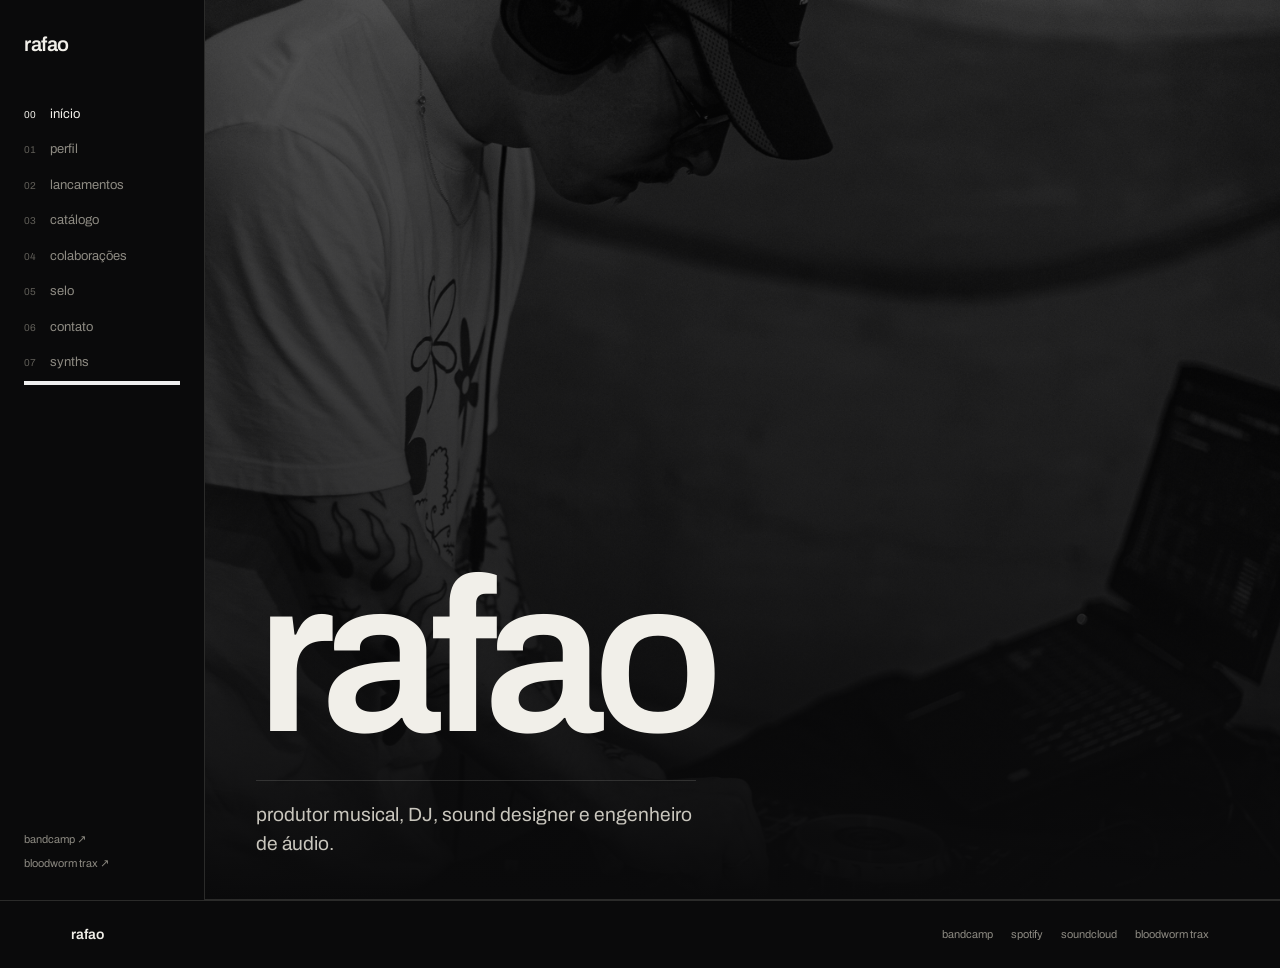
<file: index.html>
<!DOCTYPE html>
<html lang="pt-br">
<head>
  <meta charset="UTF-8" />
  <meta name="viewport" content="width=device-width, initial-scale=1.0" />
  <title>rafao</title>
  <meta name="description" content="rafao — produtor musical, DJ, sound designer e engenheiro de áudio." />
  <meta name="theme-color" content="#0a0a0b" />
  <link rel="preconnect" href="https://fonts.googleapis.com" />
  <link rel="preconnect" href="https://fonts.gstatic.com" crossorigin />
  <link href="https://fonts.googleapis.com/css2?family=Archivo:wght@400;500;600&display=swap" rel="stylesheet" />
  <link rel="stylesheet" href="css/site.css" />
  <link rel="icon" href="data:image/svg+xml,%3Csvg xmlns='http://www.w3.org/2000/svg' viewBox='0 0 32 32'%3E%3Crect width='32' height='32' fill='%230a0a0b'/%3E%3Ccircle cx='16' cy='16' r='8' fill='none' stroke='%23f1efe9' stroke-width='2'/%3E%3C/svg%3E" />
</head>
<body>

<a class="skip" href="#conteudo">pular para o conteúdo</a>

<aside class="rail">
  <a class="rail-brand" href="index.html">rafao</a>
  <nav class="rail-nav" aria-label="Seções">
    <a href="index.html" class="active" aria-current="page"><span class="n">00</span>início</a>
    <a href="perfil.html"><span class="n">01</span>perfil</a>
    <a href="lancamentos.html"><span class="n">02</span>lancamentos</a>
    <a href="catalogo.html"><span class="n">03</span>catálogo</a>
    <a href="colaboracoes.html"><span class="n">04</span>colaborações</a>
    <a href="selo.html"><span class="n">05</span>selo</a>
    <a href="contato.html"><span class="n">06</span>contato</a>
    <a href="synths.html"><span class="n">07</span>synths</a>
  </nav>
  <button class="theme-toggle" aria-label="Alternar tema" onclick="toggleTheme()" title="Tema"></button>
  <div class="rail-foot">
    <a href="https://rafao.bandcamp.com" target="_blank" rel="noopener">bandcamp ↗</a>
    <a href="https://bloodwormtrax.neocities.org/" target="_blank" rel="noopener">bloodworm trax ↗</a>
  </div>
</aside>

<main id="conteudo" class="main">

  <section class="hero">
    <div class="hero-bg" aria-hidden="true">
      <img src="rafitos.JPEG" alt="" />
    </div>
    <div class="wrap hero-inner">
      <h1 class="reveal">rafao</h1>
      <p class="hero-line reveal">produtor musical, DJ, sound designer e engenheiro de áudio.</p>
    </div>
  </section>

</main>

<footer class="footer">
  <div class="wrap">
    <span class="f-brand">rafao</span>
    <div class="f-links">
      <a href="https://rafao.bandcamp.com" target="_blank" rel="noopener">bandcamp</a>
      <a href="https://open.spotify.com/artist/5esIjpKHUVFABUtfayhuJg" target="_blank" rel="noopener">spotify</a>
      <a href="https://soundcloud.com/rafaowav" target="_blank" rel="noopener">soundcloud</a>
      <a href="https://bloodwormtrax.neocities.org/" target="_blank" rel="noopener">bloodworm trax</a>
    </div>
  </div>
</footer>

<script src="js/main.js" defer></script>
<script>
function toggleTheme() {
  const html = document.documentElement;
  if (html.getAttribute('data-theme') === 'light') {
    html.setAttribute('data-theme', 'dark');
    html.classList.remove('theme-light');
    html.classList.add('theme-dark');
  } else {
    html.setAttribute('data-theme', 'dark');
    html.classList.remove('theme-dark');
    html.classList.add('theme-light');
  }
}
</script>
</body>
</html>
</file>
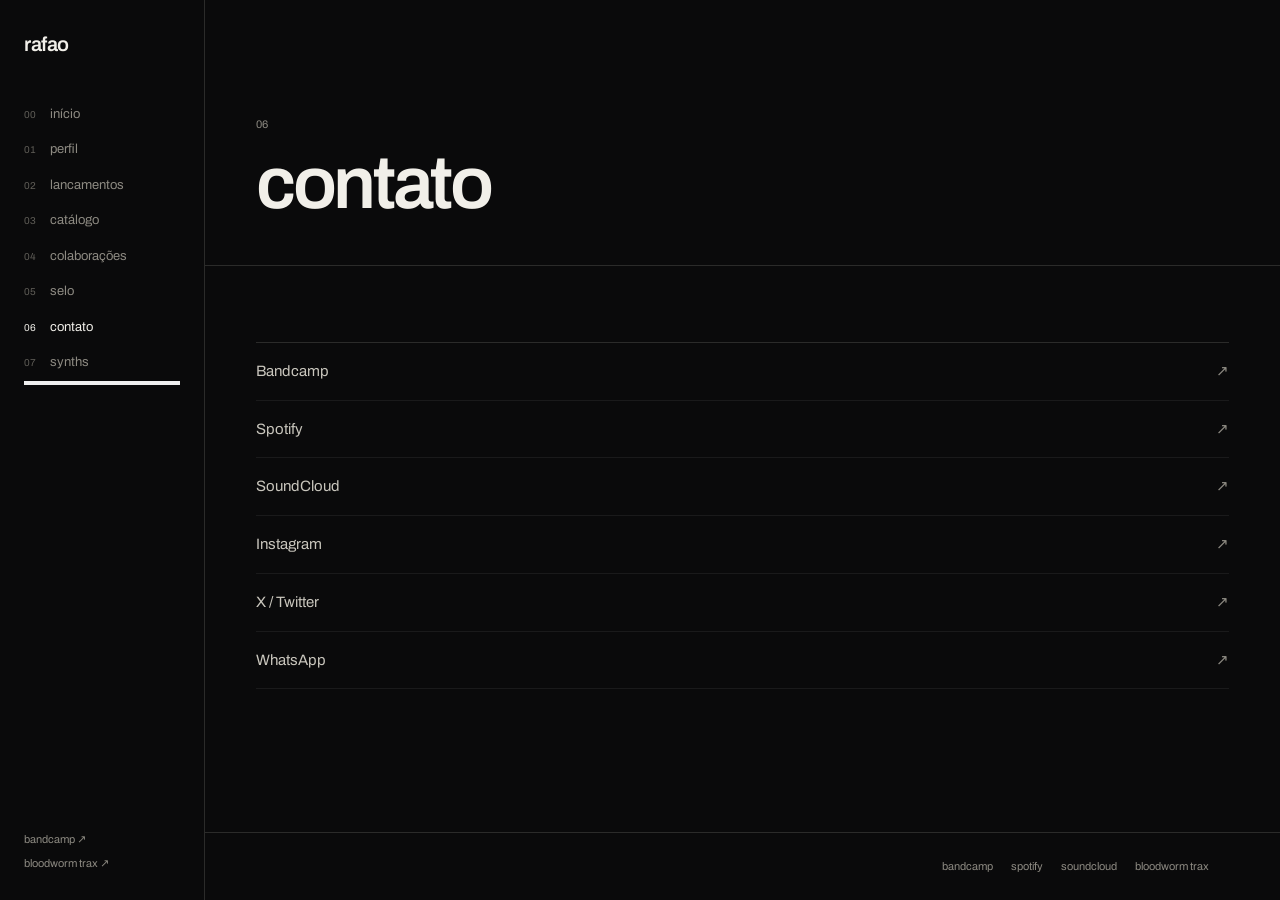
<file: contato.html>
<!DOCTYPE html>
<html lang="pt-br">
<head>
  <meta charset="UTF-8" />
  <meta name="viewport" content="width=device-width, initial-scale=1.0" />
  <title>rafao — contato</title>
  <meta name="description" content="Links e contato de rafao." />
  <meta name="theme-color" content="#0a0a0b" />
  <link rel="preconnect" href="https://fonts.googleapis.com" />
  <link rel="preconnect" href="https://fonts.gstatic.com" crossorigin />
  <link href="https://fonts.googleapis.com/css2?family=Archivo:wght@400;500;600&display=swap" rel="stylesheet" />
  <link rel="stylesheet" href="css/site.css" />
  <link rel="icon" href="data:image/svg+xml,%3Csvg xmlns='http://www.w3.org/2000/svg' viewBox='0 0 32 32'%3E%3Crect width='32' height='32' fill='%230a0a0b'/%3E%3Ccircle cx='16' cy='16' r='8' fill='none' stroke='%23f1efe9' stroke-width='2'/%3E%3C/svg%3E" />
</head>
<body>

<a class="skip" href="#conteudo">pular para o conteúdo</a>

<aside class="rail">
  <a class="rail-brand" href="index.html">rafao</a>
  <nav class="rail-nav" aria-label="Seções">
    <a href="index.html"><span class="n">00</span>início</a>
    <a href="perfil.html"><span class="n">01</span>perfil</a>
    <a href="lancamentos.html"><span class="n">02</span>lancamentos</a>
    <a href="catalogo.html"><span class="n">03</span>catálogo</a>
    <a href="colaboracoes.html"><span class="n">04</span>colaborações</a>
    <a href="selo.html"><span class="n">05</span>selo</a>
    <a href="contato.html" class="active" aria-current="page"><span class="n">06</span>contato</a>
    <a href="synths.html"><span class="n">07</span>synths</a>
  </nav>
  <button class="theme-toggle" aria-label="Alternar tema" onclick="toggleTheme()" title="Tema"></button>
  <div class="rail-foot">
    <a href="https://rafao.bandcamp.com" target="_blank" rel="noopener">bandcamp ↗</a>
    <a href="https://bloodwormtrax.neocities.org/" target="_blank" rel="noopener">bloodworm trax ↗</a>
  </div>
</aside>

<main id="conteudo" class="main">

  <header class="page-head">
    <div class="wrap">
      <span class="eyebrow">06</span>
      <h1>contato</h1>
    </div>
  </header>

  <section class="section">
    <div class="wrap">
      <div class="contact reveal">
        <a href="https://rafao.bandcamp.com" target="_blank" rel="noopener">Bandcamp <span class="arw">↗</span></a>
        <a href="https://open.spotify.com/artist/5esIjpKHUVFABUtfayhuJg" target="_blank" rel="noopener">Spotify <span class="arw">↗</span></a>
        <a href="https://soundcloud.com/rafaowav" target="_blank" rel="noopener">SoundCloud <span class="arw">↗</span></a>
        <a href="https://www.instagram.com/rafao_wav/" target="_blank" rel="noopener">Instagram <span class="arw">↗</span></a>
        <a href="https://twitter.com/rafao_wav" target="_blank" rel="noopener">X / Twitter <span class="arw">↗</span></a>
        <a href="https://wa.me/+5512992413518?text=ol%C3%A1!!%20vamos%20trabalhar!?" target="_blank" rel="noopener">WhatsApp <span class="arw">↗</span></a>
      </div>
    </div>
  </section>

</main>

<footer class="footer">
  <div class="wrap">
    <span class="f-brand">rafao</span>
    <div class="f-links">
      <a href="https://rafao.bandcamp.com" target="_blank" rel="noopener">bandcamp</a>
      <a href="https://open.spotify.com/artist/5esIjpKHUVFABUtfayhuJg" target="_blank" rel="noopener">spotify</a>
      <a href="https://soundcloud.com/rafaowav" target="_blank" rel="noopener">soundcloud</a>
      <a href="https://bloodwormtrax.neocities.org/" target="_blank" rel="noopener">bloodworm trax</a>
    </div>
  </div>
</footer>

<script src="js/main.js" defer></script>
<script>
function toggleTheme() {
  const html = document.documentElement;
  if (html.getAttribute('data-theme') === 'light') {
    html.setAttribute('data-theme', 'dark');
    html.classList.remove('theme-light');
    html.classList.add('theme-dark');
  } else {
    html.setAttribute('data-theme', 'dark');
    html.classList.remove('theme-dark');
    html.classList.add('theme-light');
  }
}
</script>
</body>
</html>
</file>
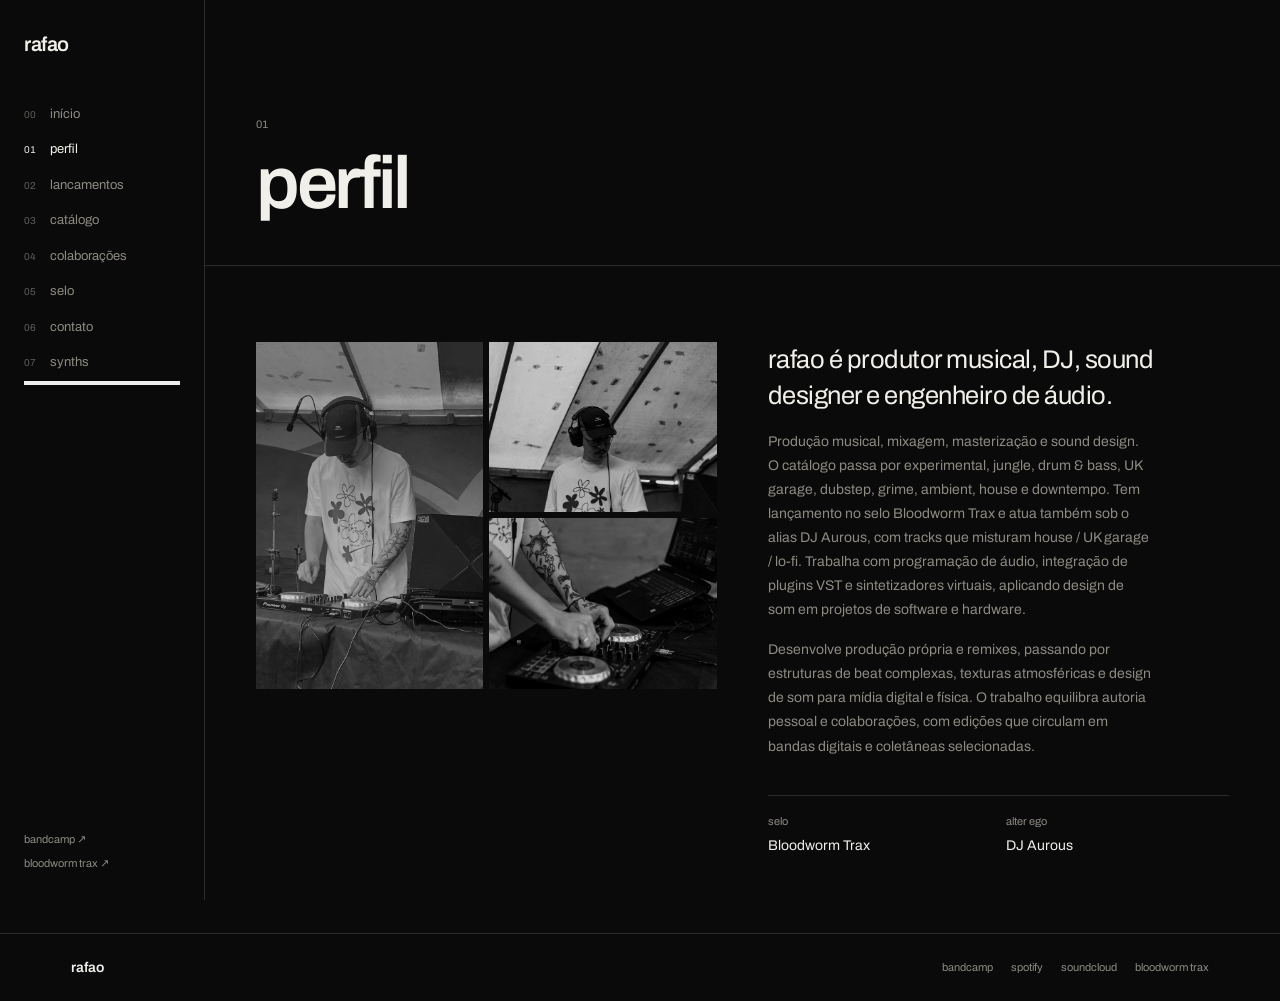
<file: perfil.html>
﻿<!DOCTYPE html>
<html lang="pt-br">
<head>
  <meta charset="UTF-8" />
  <meta name="viewport" content="width=device-width, initial-scale=1.0" />
  <title>rafao — perfil</title>
  <meta name="description" content="rafao — produção musical, mixagem, masterização, sound design e trilha sonora." />
  <meta name="theme-color" content="#0a0a0b" />
  <link rel="preconnect" href="https://fonts.googleapis.com" />
  <link rel="preconnect" href="https://fonts.gstatic.com" crossorigin />
  <link href="https://fonts.googleapis.com/css2?family=Archivo:wght@400;500;600&display=swap" rel="stylesheet" />
  <link rel="stylesheet" href="css/site.css" />
  <link rel="icon" href="data:image/svg+xml,%3Csvg xmlns='http://www.w3.org/2000/svg' viewBox='0 0 32 32'%3E%3Crect width='32' height='32' fill='%230a0a0b'/%3E%3Ccircle cx='16' cy='16' r='8' fill='none' stroke='%23f1efe9' stroke-width='2'/%3E%3C/svg%3E" />
</head>

<body>

<a class="skip" href="#conteudo">pular para o conteúdo</a>

<aside class="rail">
  <a class="rail-brand" href="index.html">rafao</a>
  <nav class="rail-nav" aria-label="Seções">
    <a href="index.html"><span class="n">00</span>início</a>
    <a href="perfil.html" class="active" aria-current="page"><span class="n">01</span>perfil</a>
    <a href="lancamentos.html"><span class="n">02</span>lancamentos</a>
    <a href="catalogo.html"><span class="n">03</span>catálogo</a>
    <a href="colaboracoes.html"><span class="n">04</span>colaborações</a>
    <a href="selo.html"><span class="n">05</span>selo</a>
    <a href="contato.html"><span class="n">06</span>contato</a>
    <a href="synths.html"><span class="n">07</span>synths</a>
  </nav>
  <button class="theme-toggle" aria-label="Alternar tema" onclick="toggleTheme()" title="Tema"></button>
  <div class="rail-foot">
    <a href="https://rafao.bandcamp.com" target="_blank" rel="noopener">bandcamp ↗</a>
    <a href="https://bloodwormtrax.neocities.org/" target="_blank" rel="noopener">bloodworm trax ↗</a>
  </div>
</aside>

<main id="conteudo" class="main">

  <header class="page-head">
    <div class="wrap">
      <span class="eyebrow">01</span>
      <h1>perfil</h1>
    </div>
  </header>

  <section class="section">
    <div class="wrap">
      <div class="profile">
        <div class="profile-photos reveal">
          <img src="rafao2.JPEG" alt="rafao em estúdio" loading="lazy" />
          <img src="rafao3.JPEG" alt="rafao ao vivo" loading="lazy" />
          <img src="rafao4.JPEG" alt="rafao em performance" loading="lazy" />
        </div>

        <div class="bio reveal">
          <p class="bio-lead">rafao é produtor musical, DJ, sound designer e engenheiro de áudio.</p>
          <p>Produção musical, mixagem, masterização e sound design. O catálogo passa por experimental, jungle, drum & bass, UK garage, dubstep, grime, ambient, house e downtempo. Tem lançamento no selo Bloodworm Trax e atua também sob o alias DJ Aurous, com tracks que misturam house / UK garage / lo-fi. Trabalha com programação de áudio, integração de plugins VST e sintetizadores virtuais, aplicando design de som em projetos de software e hardware.</p>

          <p>Desenvolve produção própria e remixes, passando por estruturas de beat complexas, texturas atmosféricas e design de som para mídia digital e física. O trabalho equilibra autoria pessoal e colaborações, com edições que circulam em bandas digitais e coletâneas selecionadas.</p>

          <dl class="ficha">
            <div><dt>selo</dt><dd>Bloodworm Trax</dd></div>
            <div><dt>alter ego</dt><dd>DJ Aurous</dd></div>
          </dl>
        </div>
      </div>
    </div>
  </section>

</main>

<footer class="footer">
  <div class="wrap">
    <span class="f-brand">rafao</span>
    <div class="f-links">
      <a href="https://rafao.bandcamp.com" target="_blank" rel="noopener">bandcamp</a>
      <a href="https://open.spotify.com/artist/5esIjpKHUVFABUtfayhuJg" target="_blank" rel="noopener">spotify</a>
      <a href="https://soundcloud.com/rafaowav" target="_blank" rel="noopener">soundcloud</a>
      <a href="https://bloodwormtrax.neocities.org/" target="_blank" rel="noopener">bloodworm trax</a>
    </div>
  </div>
</footer>

<script src="js/main.js" defer></script>
<script>
function toggleTheme() {
  const html = document.documentElement;
  if (html.getAttribute('data-theme') === 'light') {
    html.setAttribute('data-theme', 'dark');
    html.classList.remove('theme-light');
    html.classList.add('theme-dark');
  } else {
    html.setAttribute('data-theme', 'dark');
    html.classList.remove('theme-dark');
    html.classList.add('theme-light');
  }
}
</script>
</body>
</html>
</file>
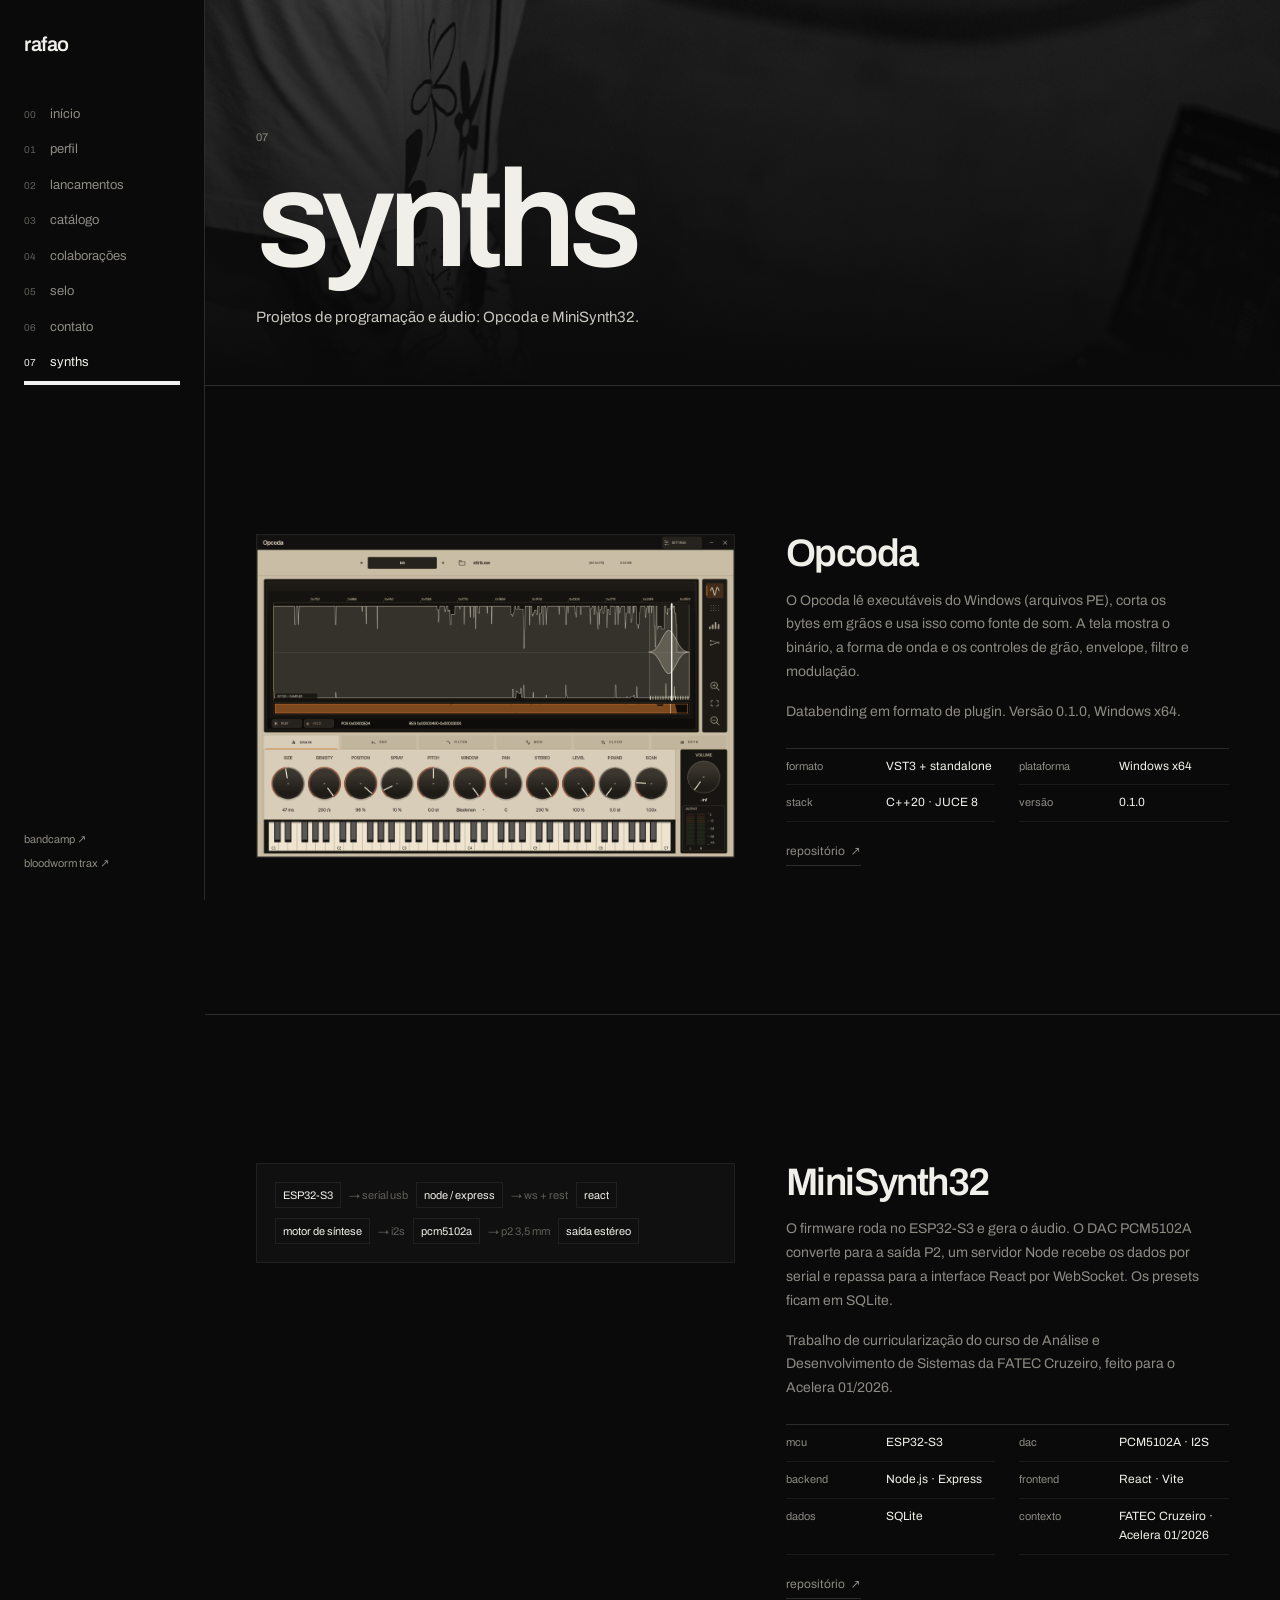
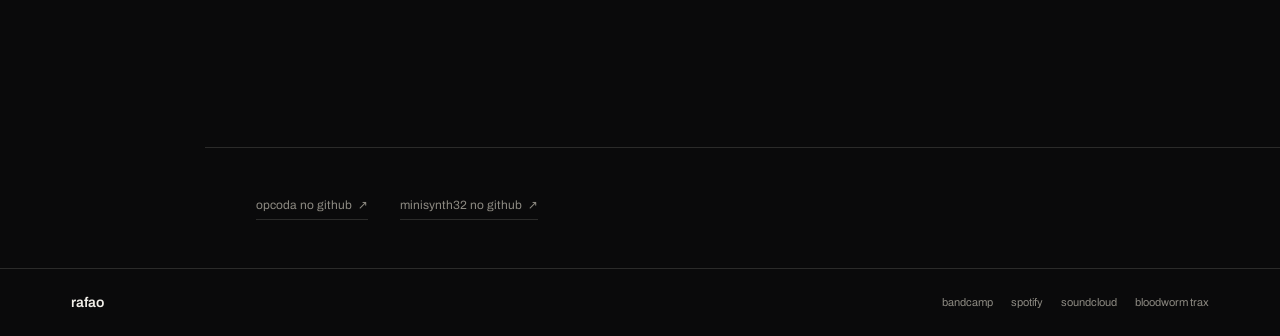
<file: synths.html>
<!DOCTYPE html>
<html lang="pt-br">
<head>
  <meta charset="UTF-8" />
  <meta name="viewport" content="width=device-width, initial-scale=1.0" />
  <title>rafao — synths</title>
  <meta name="description" content="rafao — projetos de programação e áudio: Opcoda e MiniSynth32." />
  <meta name="theme-color" content="#0a0a0b" />
  <link rel="preconnect" href="https://fonts.googleapis.com" />
  <link rel="preconnect" href="https://fonts.gstatic.com" crossorigin />
  <link href="https://fonts.googleapis.com/css2?family=Archivo:wght@400;500;600&display=swap" rel="stylesheet" />
  <link rel="stylesheet" href="css/site.css" />
  <link rel="icon" href="data:image/svg+xml,%3Csvg xmlns='http://www.w3.org/2000/svg' viewBox='0 0 32 32'%3E%3Crect width='32' height='32' fill='%230a0a0b'/%3E%3Ccircle cx='16' cy='16' r='8' fill='none' stroke='%23f1efe9' stroke-width='2'/%3E%3C/svg%3E" />
</head>
<body>

<a class="skip" href="#conteudo">pular para o conteúdo</a>

<aside class="rail">
  <a class="rail-brand" href="index.html">rafao</a>
  <nav class="rail-nav" aria-label="Seções">
    <a href="index.html"><span class="n">00</span>início</a>
    <a href="perfil.html"><span class="n">01</span>perfil</a>
    <a href="lancamentos.html"><span class="n">02</span>lancamentos</a>
    <a href="catalogo.html"><span class="n">03</span>catálogo</a>
    <a href="colaboracoes.html"><span class="n">04</span>colaborações</a>
    <a href="selo.html"><span class="n">05</span>selo</a>
    <a href="contato.html"><span class="n">06</span>contato</a>
    <a href="synths.html" class="active" aria-current="page"><span class="n">07</span>synths</a>
  </nav>
  <button class="theme-toggle" aria-label="Alternar tema" onclick="toggleTheme()" title="Tema"></button>
  <div class="rail-foot">
    <a href="https://rafao.bandcamp.com" target="_blank" rel="noopener">bandcamp ↗</a>
    <a href="https://bloodwormtrax.neocities.org/" target="_blank" rel="noopener">bloodworm trax ↗</a>
  </div>
</aside>

<main id="conteudo" class="main">

  <section class="syn-hero">
    <div class="syn-hero-bg" aria-hidden="true">
      <img src="rafitos.JPEG" alt="" />
    </div>
    <div class="wrap">
      <span class="eyebrow">07</span>
      <h1>synths</h1>
      <p>Projetos de programação e áudio: Opcoda e MiniSynth32.</p>
    </div>
  </section>

  <section class="section">
    <div class="wrap">
      <article class="project reveal">
        <figure class="project-visual">
          <img src="img/opcoda-ui.png" alt="Interface do Opcoda mostrando a forma de onda de um binário PE, controles de grão e teclado" loading="lazy" />
        </figure>

        <div>
          <h2>Opcoda</h2>
          <p>O Opcoda lê executáveis do Windows (arquivos PE), corta os bytes em grãos e usa isso como fonte de som. A tela mostra o binário, a forma de onda e os controles de grão, envelope, filtro e modulação.</p>
          <p>Databending em formato de plugin. Versão 0.1.0, Windows x64.</p>

          <dl class="spec">
            <div><dt>formato</dt><dd>VST3 + standalone</dd></div>
            <div><dt>plataforma</dt><dd>Windows x64</dd></div>
            <div><dt>stack</dt><dd>C++20 · JUCE 8</dd></div>
            <div><dt>versão</dt><dd>0.1.0</dd></div>
          </dl>

          <div class="proj-links">
            <a class="tlink" href="https://github.com/9matesu/Opcoda" target="_blank" rel="noopener">repositório <span class="arw">↗</span></a>
          </div>
        </div>
      </article>
    </div>
  </section>

  <section class="section">
    <div class="wrap">
      <article class="project reveal">
        <figure class="project-visual">
          <div class="chain">
            <div class="chain-row">
              <span class="chain-node">ESP32-S3</span>
              <span class="chain-link">serial usb</span>
              <span class="chain-node">node / express</span>
              <span class="chain-link">ws + rest</span>
              <span class="chain-node">react</span>
            </div>
            <div class="chain-row">
              <span class="chain-node">motor de síntese</span>
              <span class="chain-link">i2s</span>
              <span class="chain-node">pcm5102a</span>
              <span class="chain-link">p2 3,5 mm</span>
              <span class="chain-node">saída estéreo</span>
            </div>
          </div>
        </figure>

        <div>
          <h2>MiniSynth32</h2>
          <p>O firmware roda no ESP32-S3 e gera o áudio. O DAC PCM5102A converte para a saída P2, um servidor Node recebe os dados por serial e repassa para a interface React por WebSocket. Os presets ficam em SQLite.</p>
          <p>Trabalho de curricularização do curso de Análise e Desenvolvimento de Sistemas da FATEC Cruzeiro, feito para o Acelera 01/2026.</p>

          <dl class="spec">
            <div><dt>mcu</dt><dd>ESP32-S3</dd></div>
            <div><dt>dac</dt><dd>PCM5102A · I2S</dd></div>
            <div><dt>backend</dt><dd>Node.js · Express</dd></div>
            <div><dt>frontend</dt><dd>React · Vite</dd></div>
            <div><dt>dados</dt><dd>SQLite</dd></div>
            <div><dt>contexto</dt><dd>FATEC Cruzeiro · Acelera 01/2026</dd></div>
          </dl>

          <div class="proj-links">
            <a class="tlink" href="https://github.com/9matesu/minisynth32" target="_blank" rel="noopener">repositório <span class="arw">↗</span></a>
          </div>
        </div>
      </article>
    </div>
  </section>

  <section class="section section-tight">
    <div class="wrap">
      <div class="repos reveal">
        <a class="tlink" href="https://github.com/9matesu/Opcoda" target="_blank" rel="noopener">opcoda no github <span class="arw">↗</span></a>
        <a class="tlink" href="https://github.com/9matesu/minisynth32" target="_blank" rel="noopener">minisynth32 no github <span class="arw">↗</span></a>
      </div>
    </div>
  </section>

</main>

<footer class="footer">
  <div class="wrap">
    <span class="f-brand">rafao</span>
    <div class="f-links">
      <a href="https://rafao.bandcamp.com" target="_blank" rel="noopener">bandcamp</a>
      <a href="https://open.spotify.com/artist/5esIjpKHUVFABUtfayhuJg" target="_blank" rel="noopener">spotify</a>
      <a href="https://soundcloud.com/rafaowav" target="_blank" rel="noopener">soundcloud</a>
      <a href="https://bloodwormtrax.neocities.org/" target="_blank" rel="noopener">bloodworm trax</a>
    </div>
  </div>
</footer>

<script src="js/main.js" defer></script>
<script>
function toggleTheme() {
  const html = document.documentElement;
  if (html.getAttribute('data-theme') === 'light') {
    html.setAttribute('data-theme', 'dark');
    html.classList.remove('theme-light');
    html.classList.add('theme-dark');
  } else {
    html.setAttribute('data-theme', 'dark');
    html.classList.remove('theme-dark');
    html.classList.add('theme-light');
  }
}
</script>
</body>
</html>
</file>
<file: css/site.css>
/* ───────────────────────────── tokens ───────────────────────────── */
    :root{
      --bg:#0a0a0b;
      --bg-2:#101011;
      --paper:#f1efe9;
      --ink:#c9c6bd;
      --muted:#8d8a82;
      --dim:#605e58;
      --line:rgba(241,239,233,.14);
      --line-soft:rgba(241,239,233,.07);
      --accent:#6d8aff;

      --light-bg:#f8f8f8;
      --light-paper:#ffffff;
      --light-ink:#1a1a1a;
      --light-muted:#666666;
      --light-dim:#888888;
      --light-line:rgba(0,0,0,.1);

      --rail:clamp(190px,16vw,240px);
      --wrap:1240px;
      --pad:clamp(20px,4vw,64px);
      --gap:clamp(24px,4vw,56px);

      --s1:4px; --s2:8px; --s3:12px; --s4:16px; --s5:24px;
      --s6:32px; --s7:48px; --s8:64px; --s9:96px;

      --ease:cubic-bezier(.2,.7,.2,1);
    }

    /* ───────────────────────────── reset ───────────────────────────── */
    *,*::before,*::after{margin:0;padding:0;box-sizing:border-box}
    html{scroll-behavior:smooth;overflow-x:hidden}
    body{
      display:flex;flex-direction:column;min-height:100svh;
      background:var(--bg);
      color:var(--ink);
      font-family:'Archivo',system-ui,sans-serif;
      font-size:15px;
      line-height:1.65;
      -webkit-font-smoothing:antialiased;
      overflow-x:hidden;
    }
    a{color:inherit;text-decoration:none}
    img{max-width:100%;display:block}
    ul{list-style:none}
    ::selection{background:var(--paper);color:var(--bg)}
    :focus-visible{outline:1px solid var(--paper);outline-offset:4px}
    .skip{
      position:absolute;left:0;top:-100px;z-index:200;
      background:var(--paper);color:var(--bg);padding:10px 14px;font-size:12px;
    }
    .skip:focus{top:0}

    /* ───────────────────────────── rail ────────────────────────────── */
    .rail{
      position:fixed;inset:0 auto 0 0;z-index:100;
      width:var(--rail);
      display:flex;flex-direction:column;
      padding:28px 24px;
      background:var(--bg);
      border-right:1px solid var(--line);
    }
    .rail.theme-light{--bg:var(--light-bg);--paper:var(--light-paper);--ink:var(--light-ink);--muted:var(--light-muted);--dim:var(--light-dim);--line:var(--light-line)}
    .rail.theme-dark{--bg:var(--bg);--paper:var(--paper);--ink:var(--ink);--muted:var(--muted);--dim:var(--dim);--line:var(--line)}
    .rail-brand{
      font-size:20px;font-weight:600;letter-spacing:-.02em;color:var(--paper);
    }
    .rail-nav{display:flex;flex-direction:column;margin-top:36px}
    .rail-nav a{
      display:flex;align-items:baseline;gap:10px;
      padding:7px 0;font-size:13px;color:var(--muted);
      transition:color .15s;
    }
    .rail-nav a .n{
      width:16px;flex:none;
      font-size:10px;color:var(--dim);
      font-variant-numeric:tabular-nums;
    }
    .rail-nav a:hover{color:var(--paper)}
    .rail-nav a.active{color:var(--paper)}
    .rail-nav a.active .n{color:var(--paper)}
    .rail-foot{
      margin-top:auto;display:flex;flex-direction:column;gap:6px;
      font-size:11px;color:var(--muted);
    }
    .rail-foot a:hover{color:var(--paper)}

    /* ───────────────────────────── base ────────────────────────────── */
    .main{margin-left:var(--rail);flex:1;display:flex;flex-direction:column}
    .wrap{width:100%;max-width:var(--wrap);margin-inline:auto;padding-inline:var(--pad)}
    .arw{color:var(--muted)}
    .tlink{
      display:inline-flex;align-items:center;gap:6px;
      font-size:12px;color:var(--muted);
      border-bottom:1px solid var(--line);padding-bottom:3px;
      transition:color .15s,border-color .15s;
    }
    .tlink:hover{color:var(--paper);border-color:var(--paper)}
    .tlink:hover .arw{color:var(--paper)}

    /* ───────────────────────────── home ────────────────────────────── */
    .hero{
      position:relative;display:flex;align-items:flex-end;overflow:hidden;
      min-height:100svh;border-bottom:1px solid var(--line);
    }
    .hero-bg{position:absolute;inset:0;z-index:0}
    .hero-bg img{
      width:100%;height:100%;object-fit:cover;
      filter:grayscale(1) contrast(1.04) brightness(.5);
    }
    .hero-bg::after{
      content:"";position:absolute;inset:0;
      background:linear-gradient(180deg,rgba(10,10,11,.32) 0%,rgba(10,10,11,.62) 58%,var(--bg) 100%);
    }
    .hero-inner{position:relative;z-index:1;width:100%;padding-block:56px 40px}
    .hero h1{
      font-size:clamp(4.2rem,17vw,15rem);line-height:.82;
      letter-spacing:-.055em;font-weight:600;color:var(--paper);
      text-transform:lowercase;
    }
    .hero-line{
      max-width:40ch;margin-top:32px;padding-top:20px;
      border-top:1px solid var(--line);
      font-size:clamp(1rem,1.5vw,1.2rem);line-height:1.5;color:var(--ink);
    }
    .hero-nav{display:flex;flex-wrap:wrap;gap:10px 24px;margin-top:20px;font-size:13px;color:var(--muted)}
    .hero-nav a:hover{color:var(--paper)}

    /* ───────────────────────────── page head ───────────────────────── */
    .page-head{border-bottom:1px solid var(--line)}
    .page-head .wrap{padding-block:clamp(52px,9vw,116px) clamp(28px,4vw,44px)}
    .eyebrow{
      display:block;margin-bottom:14px;
      font-size:11px;color:var(--muted);font-variant-numeric:tabular-nums;
    }
    .page-head h1{
      font-size:clamp(2.4rem,6vw,4.6rem);line-height:1;
      letter-spacing:-.045em;font-weight:600;color:var(--paper);
    }
    .page-head p{
      max-width:56ch;margin-top:18px;
      font-size:14px;line-height:1.6;color:var(--muted);
    }

    /* ───────────────────────────── sections ────────────────────────── */
    .section{padding-block:clamp(40px,6vw,76px);border-bottom:1px solid var(--line)}
    .section:last-of-type{border-bottom:0}
    .section-tight{padding-block:clamp(28px,4vw,48px)}

    /* ───────────────────────────── perfil ──────────────────────────── */
    .profile{display:grid;grid-template-columns:1fr 1fr;gap:var(--gap);align-items:start}
    .profile-photos{
      display:grid;grid-template-columns:1fr 1fr;gap:6px;align-content:start;
    }
    .profile-photos img{
      width:100%;height:100%;object-fit:cover;
      filter:grayscale(1) contrast(1.04) brightness(.86);
      transition:filter .3s;
    }
    .profile-photos img:hover{filter:grayscale(0) contrast(1.02) brightness(.96)}
    .profile-photos img:first-child{grid-row:span 2;aspect-ratio:3/4}
    .profile-photos img:nth-child(2),
    .profile-photos img:nth-child(3){aspect-ratio:4/3}
    .bio-lead{
      font-size:clamp(1.25rem,2vw,1.6rem);line-height:1.4;
      letter-spacing:-.02em;color:var(--paper);
    }
    .bio p + p{
      margin-top:16px;max-width:48ch;
      font-size:14px;line-height:1.72;color:var(--muted);
    }
    .ficha{
      display:grid;grid-template-columns:1fr 1fr;gap:16px;
      margin-top:36px;padding-top:16px;border-top:1px solid var(--line);
    }
    .ficha dt{font-size:11px;color:var(--muted);margin-bottom:4px}
    .ficha dd{font-size:14px;color:var(--paper)}

    /* ───────────────────────────── lançamentos ─────────────────────── */
    .featured{display:grid;grid-template-columns:minmax(0,420px) 1fr;gap:var(--gap);align-items:start}
    .featured img{width:100%;aspect-ratio:1;object-fit:cover;border:1px solid var(--line-soft)}
    .featured h2{
      font-size:clamp(1.9rem,4vw,3.2rem);line-height:1;
      letter-spacing:-.04em;font-weight:600;color:var(--paper);
    }
    .meta{
      display:flex;flex-wrap:wrap;gap:6px 18px;margin-top:10px;
      font-size:11px;color:var(--muted);
    }
    .player{
      width:100%;height:120px;margin-top:28px;display:block;
      border:1px solid var(--line-soft);background:var(--bg-2);
    }
    .rows{margin-top:var(--gap);border-top:1px solid var(--line)}
    .row{
      display:grid;grid-template-columns:26px 56px minmax(0,1fr) 18px;
      gap:14px;align-items:center;
      padding:11px 0;border-bottom:1px solid var(--line-soft);
      transition:color .15s;
    }
    .row:hover{color:var(--paper)}
    .row .idx{font-size:11px;color:var(--dim)}
    .row img{width:56px;height:56px;object-fit:cover;border:1px solid var(--line-soft)}
    .row h3{font-size:14px;font-weight:500;line-height:1.3;color:var(--paper)}
    .row p{font-size:11px;color:var(--muted);margin-top:2px}
    .row .arw{justify-self:end}

    /* ───────────────────────────── catálogo ────────────────────────── */
    .catalog{border-top:1px solid var(--line)}
    .cat-group{
      display:grid;grid-template-columns:110px minmax(0,1fr);gap:var(--gap);
      padding-block:24px;border-bottom:1px solid var(--line);
    }
    .cat-year{font-size:30px;line-height:1;color:var(--muted);font-weight:500}
    .cat-row{
      display:grid;grid-template-columns:24px 44px minmax(0,1fr);
      gap:12px;align-items:center;
      padding:7px 0;border-bottom:1px solid var(--line-soft);
    }
    .cat-row:last-child{border-bottom:0}
    .cat-row .idx{font-size:11px;color:var(--dim)}
    .cat-thumb{width:44px;height:44px;object-fit:cover;border:1px solid var(--line-soft)}
    .cat-title{font-size:14px;color:var(--paper);letter-spacing:-.01em}
    .cat-title em{font-style:normal;font-size:11px;color:var(--muted);margin-left:8px}
    .catalog-foot{
      display:flex;flex-wrap:wrap;gap:12px 24px;
      padding-top:24px;border-top:1px solid var(--line);
    }

    /* ───────────────────────────── cards ───────────────────────────── */
    .cards{display:grid;grid-template-columns:repeat(3,minmax(0,1fr));gap:var(--gap)}
    .card img{
      width:100%;aspect-ratio:1;object-fit:cover;border:1px solid var(--line-soft);
      transition:transform .35s var(--ease);
    }
    .card:hover img{transform:scale(1.015)}
    .card h2{font-size:15px;font-weight:500;color:var(--paper);margin-top:12px;letter-spacing:-.01em}
    .card p{font-size:11px;color:var(--muted);margin-top:3px}
    .card .tlink{margin-top:12px}

    /* ───────────────────────────── selo ────────────────────────────── */
    .label-head{
      display:flex;justify-content:space-between;align-items:flex-end;
      gap:24px;flex-wrap:wrap;margin-bottom:16px;
    }
    .label-head h2{
      font-size:clamp(2rem,5vw,3.6rem);line-height:.98;
      letter-spacing:-.045em;font-weight:600;color:var(--paper);
    }
    .label-links{display:flex;flex-wrap:wrap;gap:10px 20px;font-size:12px;color:var(--muted)}
    .label-links a:hover{color:var(--paper)}
    .label-list{border-top:1px solid var(--line)}
    .release-row{
      display:grid;grid-template-columns:54px 64px minmax(0,1fr) 18px;
      gap:16px;align-items:center;
      padding:12px 0;border-bottom:1px solid var(--line-soft);
    }
    .release-row .rel-id{font-size:11px;color:var(--muted)}
    .release-row img{width:64px;height:64px;object-fit:cover;border:1px solid var(--line-soft)}
    .release-row h3{font-size:15px;font-weight:500;line-height:1.3;color:var(--paper);letter-spacing:-.01em}
    .release-row p{font-size:11px;color:var(--muted);margin-top:2px}
    .release-row .arw{justify-self:end}
    .alias{
      display:grid;grid-template-columns:minmax(0,1fr) minmax(0,1.2fr);
      gap:var(--gap);margin-top:56px;padding-top:28px;border-top:1px solid var(--line);
      align-items:start;
    }
    .alias h2{
      font-size:clamp(1.8rem,3.6vw,2.6rem);line-height:1;
      letter-spacing:-.04em;font-weight:600;color:var(--paper);
    }
    .alias p{margin-top:8px;font-size:12px;color:var(--muted)}
    .alias-links{display:flex;flex-wrap:wrap;gap:10px 20px;margin-top:16px;font-size:12px;color:var(--muted)}
    .alias-links a:hover{color:var(--paper)}
    .alias .release-row{border-top:1px solid var(--line);border-bottom:0}

    /* ───────────────────────────── contato ─────────────────────────── */
    .contact{border-top:1px solid var(--line)}
    .contact a{
      display:flex;align-items:center;justify-content:space-between;gap:16px;
      padding:16px 0;border-bottom:1px solid var(--line-soft);
      font-size:15px;color:var(--ink);transition:color .15s;
    }
    .contact a:hover{color:var(--paper)}
    .contact a .arw{transition:transform .15s}
    .contact a:hover .arw{transform:translate(2px,-2px);color:var(--paper)}

    /* ───────────────────────────── synths ──────────────────────────── */
    .syn-hero{position:relative;overflow:hidden;border-bottom:1px solid var(--line)}
    .syn-hero-bg{position:absolute;inset:0;z-index:0}
    .syn-hero-bg img{
      width:100%;height:100%;object-fit:cover;
      filter:grayscale(1) contrast(1.04) brightness(.42);
    }
    .syn-hero-bg::after{
      content:"";position:absolute;inset:0;
      background:linear-gradient(180deg,rgba(10,10,11,.4) 0%,rgba(10,10,11,.72) 62%,var(--bg) 100%);
    }
    .syn-hero .wrap{position:relative;z-index:1;padding-block:clamp(64px,10vw,132px) clamp(32px,5vw,56px)}
    .syn-hero h1{
      font-size:clamp(3.6rem,13vw,8.6rem);line-height:.88;
      letter-spacing:-.055em;font-weight:600;color:var(--paper);
      text-transform:lowercase;
    }
    .syn-hero p{max-width:50ch;margin-top:24px;font-size:15px;line-height:1.6;color:var(--ink)}

    .project{
      display:grid;grid-template-columns:1.08fr 1fr;gap:var(--gap);
      align-items:start;padding-block:clamp(40px,6vw,72px);
      border-bottom:1px solid var(--line);
    }
    .project:last-of-type{border-bottom:0}
    .project-visual{border:1px solid var(--line-soft);background:var(--bg-2)}
    .project-visual img{width:100%;display:block}
    .project h2{
      font-size:clamp(1.8rem,3.4vw,2.4rem);line-height:1;
      letter-spacing:-.04em;font-weight:600;color:var(--paper);
    }
    .project p{
      margin-top:16px;max-width:52ch;
      font-size:14px;line-height:1.7;color:var(--muted);
    }
    .project p strong{color:var(--paper);font-weight:500}
    .spec{
      display:grid;grid-template-columns:1fr 1fr;gap:0 24px;
      margin-top:24px;border-top:1px solid var(--line);
    }
    .spec > div{
      display:grid;grid-template-columns:88px minmax(0,1fr);gap:12px;
      padding:8px 0;border-bottom:1px solid var(--line-soft);
    }
    .spec dt{font-size:11px;color:var(--muted)}
    .spec dd{font-size:12px;color:var(--paper)}
    .proj-links{display:flex;flex-wrap:wrap;gap:10px 24px;margin-top:20px}

    .chain{
      display:flex;flex-direction:column;gap:10px;
      padding:18px;font-size:11px;color:var(--muted);
    }
    .chain-row{display:flex;flex-wrap:wrap;align-items:center;gap:8px}
    .chain-node{
      border:1px solid var(--line-soft);padding:3px 7px;
      color:var(--paper);font-size:11px;
    }
    .chain-link{color:var(--dim)}
    .chain-link::before{content:"→ ";color:var(--dim)}

    .repos{display:flex;flex-wrap:wrap;gap:16px 32px}

    /* ───────────────────────────── footer ──────────────────────────── */
    .footer{margin-top:auto;border-top:1px solid var(--line)}
    .footer .wrap{
      display:flex;align-items:center;justify-content:space-between;
      flex-wrap:wrap;gap:12px 32px;padding-block:22px;
      font-size:11px;color:var(--muted);
    }
    .f-brand{font-size:14px;font-weight:600;color:var(--paper)}
    .f-links{display:flex;flex-wrap:wrap;gap:8px 18px}
    .f-links a:hover{color:var(--paper)}

    /* ───────────────────────────── reveal ──────────────────────────── */
    .reveal{opacity:0;transform:translateY(10px);
      transition:opacity .5s var(--ease),transform .5s var(--ease)}
    .reveal.visible{opacity:1;transform:none}
    @media(prefers-reduced-motion:reduce){
      html{scroll-behavior:auto}
      .reveal{opacity:1;transform:none;transition:none}
    }

    /* ───────────────────────────── responsive ──────────────────────── */
    @media(max-width:1000px){
      .profile{grid-template-columns:1fr}
      .featured{grid-template-columns:minmax(0,340px) 1fr}
      .alias{grid-template-columns:1fr}
    }
    @media(max-width:860px){
      .rail{
        position:sticky;inset:0 auto auto 0;width:auto;
        flex-direction:row;align-items:center;gap:18px;
        padding:11px var(--pad);
        border-right:0;border-bottom:1px solid var(--line);
        background:rgba(10,10,11,.96);
        backdrop-filter:blur(8px);-webkit-backdrop-filter:blur(8px);
      }
      .rail-brand{font-size:16px}
      .rail-nav{
        flex-direction:row;gap:16px;margin:0;flex:1;
        overflow-x:auto;scrollbar-width:none;
        -webkit-mask-image:linear-gradient(90deg,#000 calc(100% - 24px),transparent);
        mask-image:linear-gradient(90deg,#000 calc(100% - 24px),transparent);
      }
      .rail-nav::-webkit-scrollbar{display:none}
      .rail-nav a{padding:0;white-space:nowrap;font-size:12px}
      .rail-nav a .n{display:none}
      .rail-foot{display:none}
      .main{margin-left:0}
      .hero{min-height:calc(100svh - 45px)}
    }
    @media(max-width:720px){
      .featured{grid-template-columns:1fr}
      .featured img{max-width:360px}
      .cards{grid-template-columns:1fr 1fr}
      .project{grid-template-columns:1fr}
      .spec{grid-template-columns:1fr}
      .cat-group{grid-template-columns:64px minmax(0,1fr);gap:20px;padding-block:18px}
      .cat-year{font-size:24px}
      .row{grid-template-columns:22px 48px minmax(0,1fr) 16px;gap:10px}
      .row img{width:48px;height:48px}
      .release-row{grid-template-columns:44px 52px minmax(0,1fr) 16px;gap:12px}
      .release-row img{width:52px;height:52px}
    }
    @media(max-width:520px){
      .cards{grid-template-columns:1fr}
      .profile-photos{grid-template-columns:1fr 1fr}
      .bio-lead{font-size:1.15rem}
      .hero h1{font-size:clamp(3.6rem,20vw,6rem)}
      .row{grid-template-columns:48px minmax(0,1fr) 16px}
      .row .idx{display:none}
      .row img{width:48px;height:48px}
      .release-row{grid-template-columns:52px minmax(0,1fr) 16px}
      .release-row .rel-id{display:none}
    }
</file>
